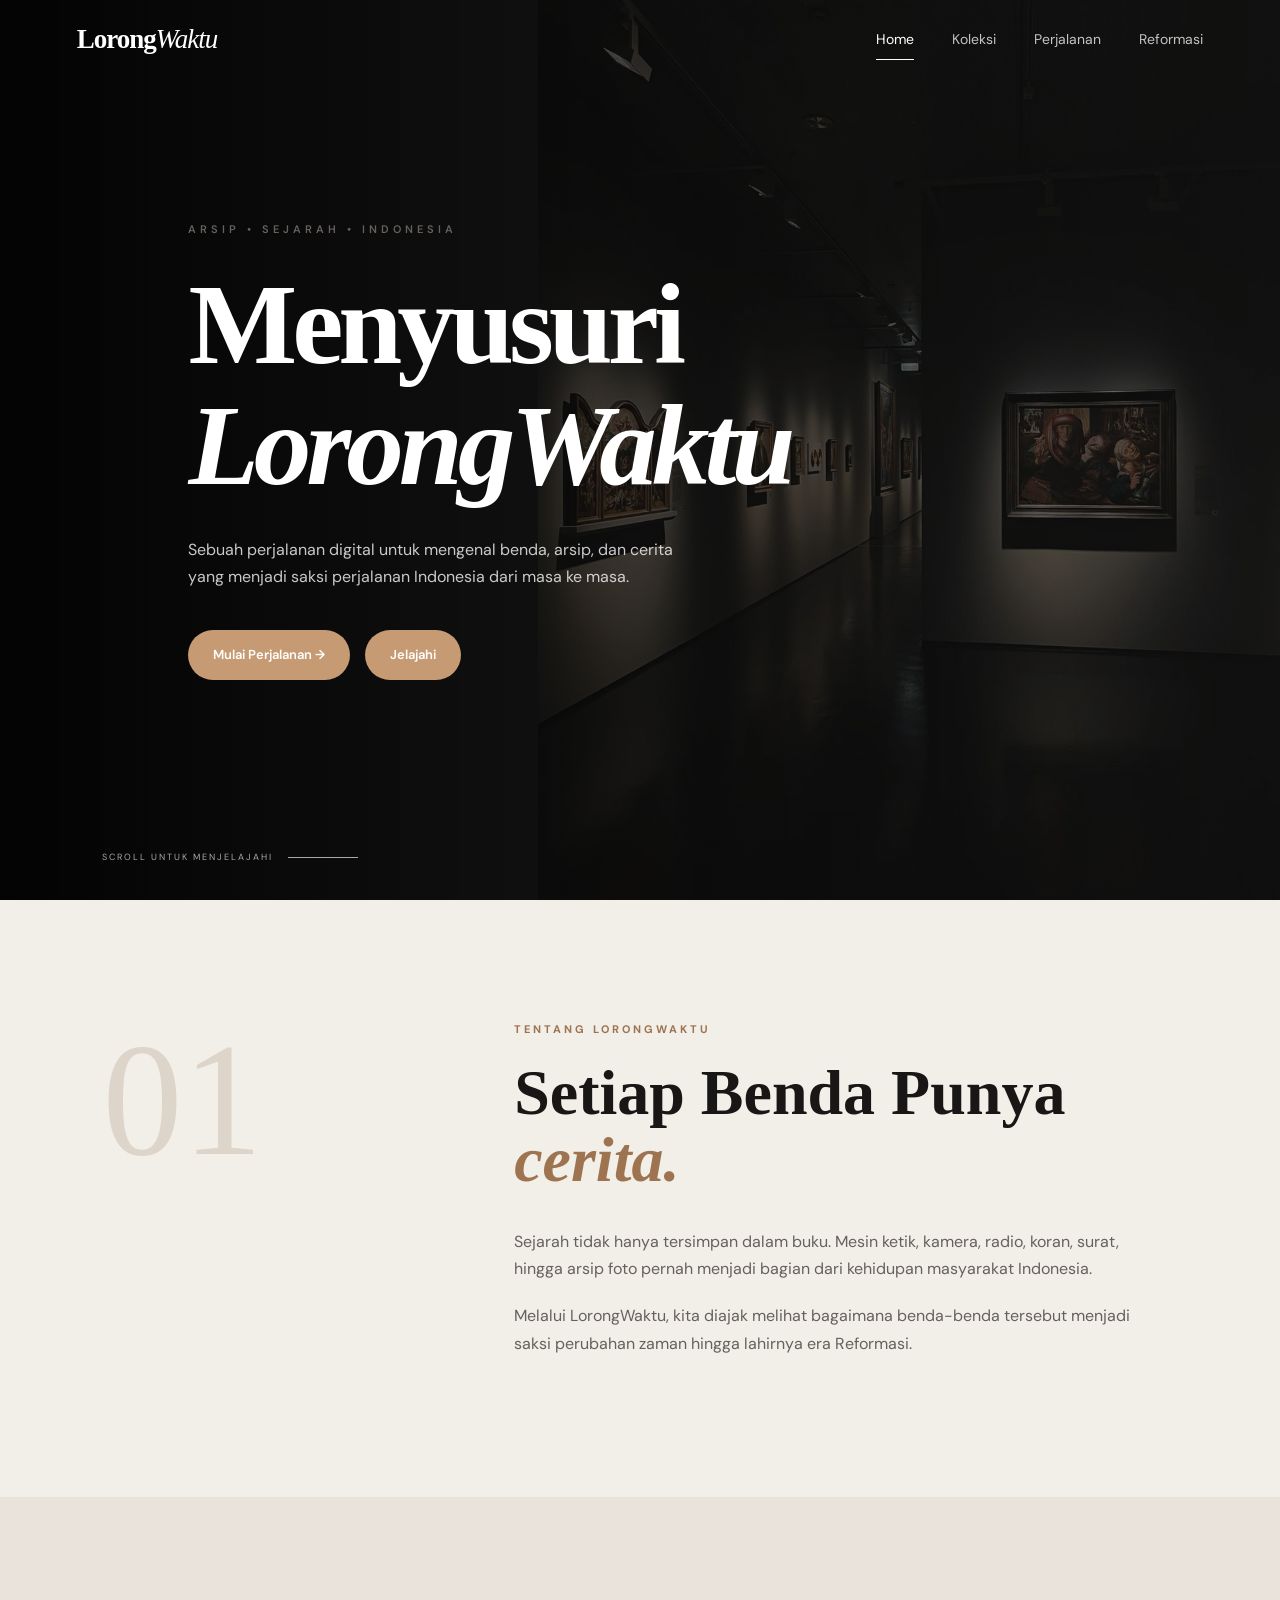
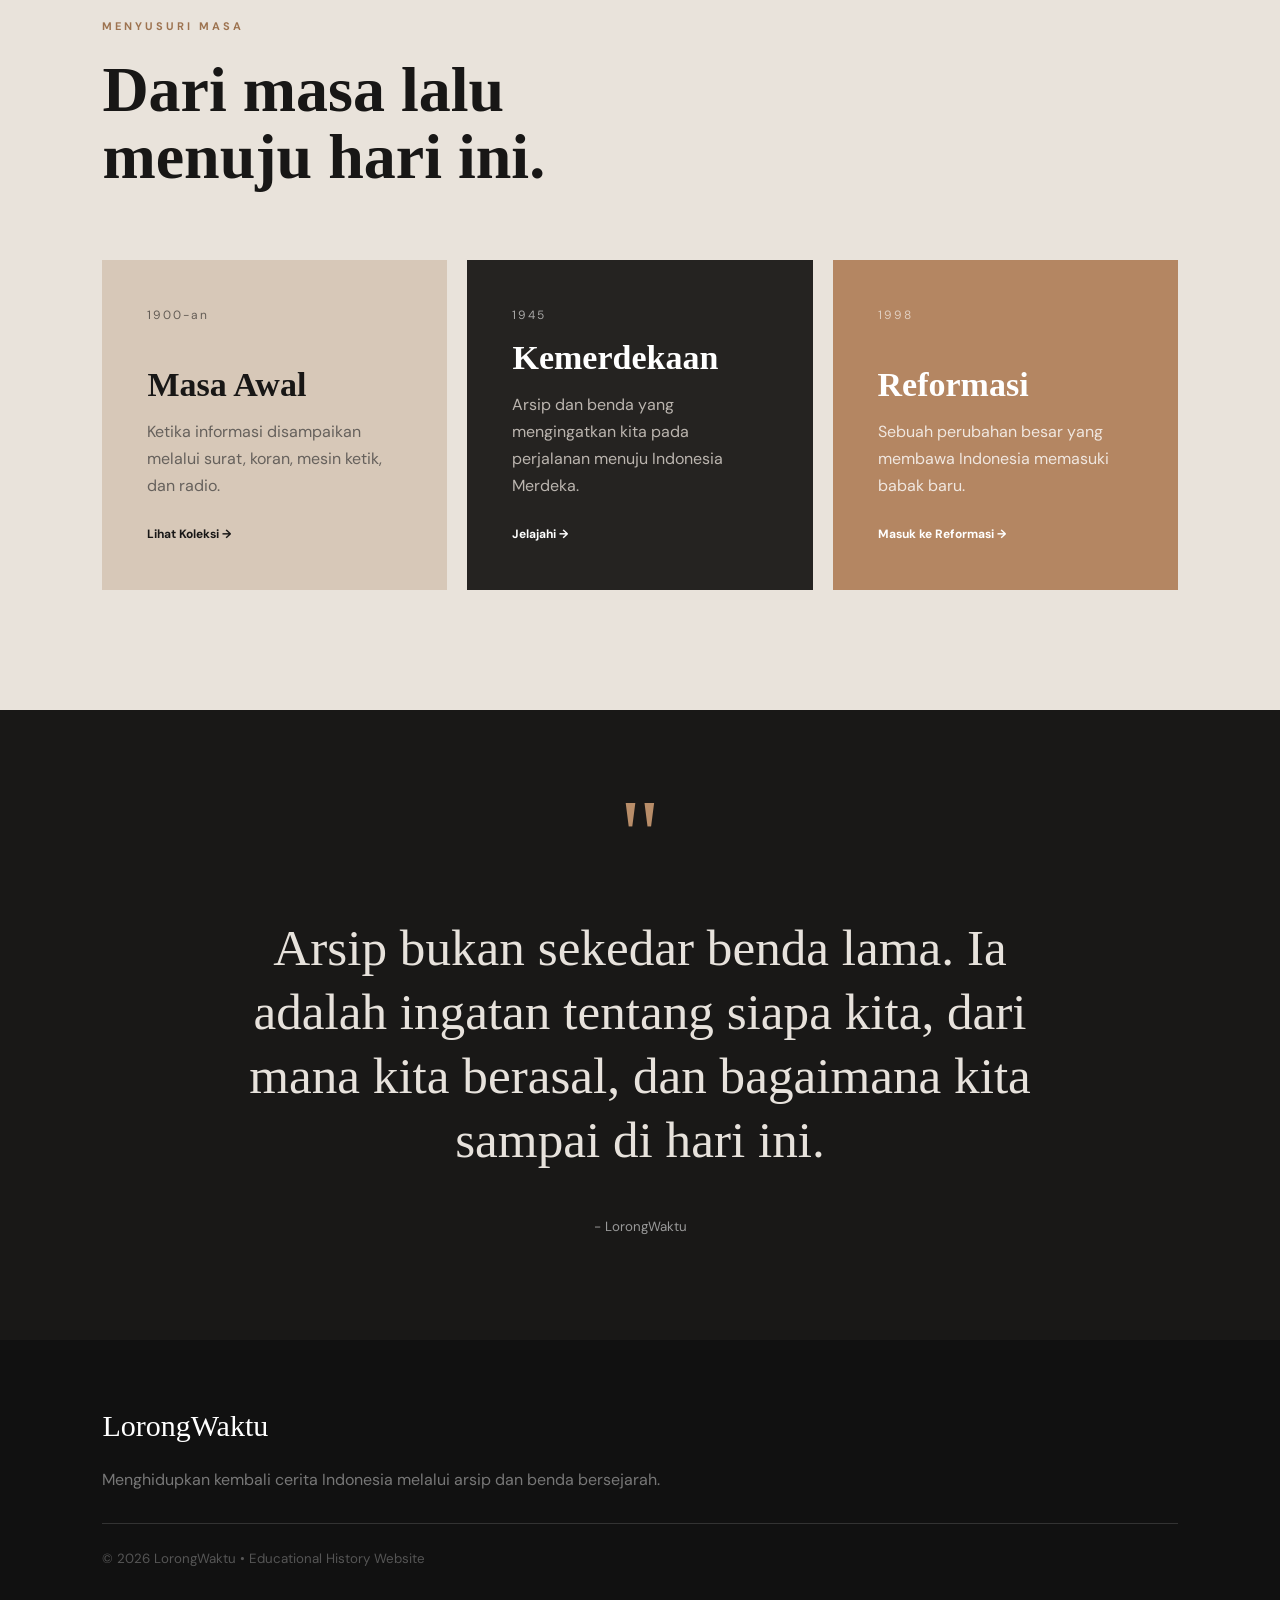
<file: index.html>
<!DOCTYPE html>
<html lang="id">
<head>
    <meta charset="UTF-8">
    <meta name="viewport" content="width=device-width, initial-scale=1.0">

    <title>LorongWaktu - Arsip Sejarah Indonesia</title>

    <link rel="stylesheet" href="style.css">

    <link rel="preconnect" href="https://fonts.googleapis.com">
    <link rel="preconnect" href="https://fonts.gstatic.com" crossorigin>

    <link href="https://fonts.googleapis.com/css2?family=DM+Sans:wght@400;500;600;700&family=Playfair=Display:wght@500;600;700;800&display=swap" rel="stylesheet">
</head>

<body>

<header class="navbar">

    <a href="index.html" class="logo">
        Lorong<span>Waktu</span>
    </a>

    <nav>
        <a href="index.html" class="active">Home</a>
        <a href="koleksi.html">Koleksi</a>
        <a href="perjalanan.html">Perjalanan</a>
        <a href="reformasi.html">Reformasi</a>
    </nav>

    <button class="menu-btn" id="menuBtn">☰</button>

</header>

<main>

    <!---HERO-->
    <section class="hero">

        <div class="hero-image">
            <img src="Image/lorongWaktu.jpg" alt="Lorong museum">
        </div>
        <div class="hero-overlay"></div>
        <div class="hero-content reveal">

        <p class="eyebrow">ARSIP • SEJARAH • INDONESIA</p>

        <h1>
            Menyusuri<br>
            <span>LorongWaktu</span>
        </h1>

        <p class="hero-description">
            Sebuah perjalanan digital untuk mengenal benda, 
            arsip, dan cerita yang menjadi saksi perjalanan 
            Indonesia dari masa ke masa.
        </p>

        <div class="hero-buttons">
            <a href="perjalanan.html" class="btn-primary">
                Mulai Perjalanan →
            </a>

            <a href="#tentang" class="btn-primary">
                Jelajahi
            </a>

        </div>

    </div>

    <div class="scroll-down">
        <span>SCROLL UNTUK MENJELAJAHI</span>
        <div class="scroll-line"></div>
    </div>

    </section>

    <!--INTRO-->

    <section class="intro section" id="tentang">

        <div class="intro-number">
            01
        </div>
        
        <div class="intro-content reveal">

            <p class="section-label">TENTANG LORONGWAKTU</p>

            <h2>
                Setiap Benda Punya
                <em>cerita.</em>
            </h2>

            <p>
                Sejarah tidak hanya tersimpan dalam buku.
                Mesin ketik, kamera, radio, koran, surat,
                hingga arsip foto pernah menjadi bagian dari
                kehidupan masyarakat Indonesia.
            </p>

            <p>
                Melalui LorongWaktu, kita diajak melihat
                bagaimana benda-benda tersebut menjadi saksi
                perubahan zaman hingga lahirnya era Reformasi.
            </p>

        </div>

    </section>

<!---FEATURE-->

    <section class="feature section">

        <div class="section-heading reveal">

            <p class="section-label">MENYUSURI MASA</p>

            <h2>
                Dari masa lalu<br>
                menuju hari ini.
            </h2>

        </div>

        <div class="era-grid">
            <article class="era-card reveal">

                <div class="era-year">
                    1900-an
                </div>

                <h3>
                    Masa Awal
                </h3>

                <p>
                    Ketika informasi disampaikan melalui
                    surat, koran, mesin ketik, dan radio.
                </p>

                <a href="koleksi.html">
                    Lihat Koleksi →
                </a>

            </article>

            <article class="era-card dark reveal">

                <div class="era-year">
                    1945
                </div>

                <h3>
                    Kemerdekaan
                </h3>

                <p>
                    Arsip dan benda yang mengingatkan kita
                    pada perjalanan menuju Indonesia Merdeka.
                </p>

                <a href="perjalanan.html">
                    Jelajahi →
                </a>

            </article>

            <article class="era-card accent reveal">

                <div class="era-year">
                    1998
                </div>

                <h3>
                    Reformasi
                </h3>

                <p>
                    Sebuah perubahan besar yang membawa
                    Indonesia memasuki babak baru.
                </p>

                <a href="reformasi.html">
                    Masuk ke Reformasi →
                </a>

            </article>

        </div>

    </section>

<!---QUOTE-->

    <section class="quote-section">

        <div class="quote reveal">
            <span class="quote-mark">"</span>

            <p>
                Arsip bukan sekedar benda lama.
                Ia adalah ingatan tentang siapa kita,
                dari mana kita berasal, dan bagaimana
                kita sampai di hari ini.
            </p>

            <small>
                - LorongWaktu
            </small>

        </div>

    </section>

    <!---FOOTER-->

    <footer>

        <div class="footer-logo">
            LorongWaktu
        </div>

        <p>
            Menghidupkan kembali cerita Indonesia
            melalui arsip dan benda bersejarah.
        </p>

        <div class="footer-line"></div>

        <small>
             © 2026 LorongWaktu • Educational History Website
        </small>

    </footer>

</main>

<script src="script.js"></script>

</body>
</html>
</file>
<file: style.css>
/* ================================
   RESET
================================ */

* {
    margin: 0;
    padding: 0;
    box-sizing: border-box;
}

html {
    scroll-behavior: smooth;
}

body {
    font-family: "DM Sans", sans-serif;
    background: #f2eee8;
    color: #181716;
    line-height: 1.7;
}

img {
    width: 100%;
    display: block;
}

a {
    text-decoration: none;
    color: inherit;
}

button {
    font-family: inherit;
}


/* ================================
   NAVBAR
================================ */

.navbar {
    position: fixed;
    top: 0;
    left: 0;

    width: 100%;
    height: 80px;

    display: flex;
    align-items: center;
    justify-content: space-between;

    padding: 0 6%;

    z-index: 1000;

    color: white;

    transition: 0.4s ease;
}

.navbar.scrolled {
    background: rgba(15, 14, 13, 0.94);
    backdrop-filter: blur(15px);
}

.logo {
    font-family: "Playfair Display", serif;

    font-size: 27px;
    font-weight: 700;

    letter-spacing: -1px;
}

.logo span {
    font-style: italic;
    font-weight: 500;
}

.navbar nav {
    display: flex;
    gap: 38px;
}

.navbar nav a {
    position: relative;

    font-size: 14px;
    color: rgba(255,255,255,0.75);

    transition: 0.3s;
}

.navbar nav a:hover,
.navbar nav a.active {
    color: white;
}

.navbar nav a.active::after {
    content: "";

    position: absolute;

    left: 0;
    bottom: -8px;

    width: 100%;
    height: 1px;

    background: white;
}

.menu-btn {
    display: none;

    background: transparent;
    border: none;

    color: white;
    font-size: 25px;

    cursor: pointer;
}


/* ================================
   GENERAL
================================ */

.section {
    padding: 120px 8%;
}

.section-label {
    font-size: 11px;
    letter-spacing: 3px;
    font-weight: 700;

    color: #9d7350;

    margin-bottom: 20px;
}

.eyebrow {
    font-size: 11px;
    letter-spacing: 4px;
    font-weight: 600;

    margin-bottom: 25px;
}

h1,
h2,
h3 {
    font-family: "Playfair Display", serif;
    line-height: 1.05;
}

h2 {
    font-size: clamp(40px, 5vw, 72px);
}

p {
    color: #66615c;
}


/* ================================
   HERO
================================ */

.hero-image {
    position: absolute;
    top: 0;
    right: 0;

    width: 58%;
    height: 100%;

    z-index: 0;
}

.hero-image img {
    width: 100%;
    height: 100%;
    object-fit: cover;
    opacity: 0.55;
}

.hero-image ::after {
    content: "";

    position: absolute;
    inset: 0;
    
    background: linear-gradient(
        90deg,
        #202020 0%,
        rgba(32, 32, 32, 0.7) 15%,
        rgba(32, 32, 32, 0,1) 60%,
        transparent 100%
    );
}

.hero {
    position: relative;

    min-height: 100vh;

    display: flex;
    align-items: center;

    background-image:
        url("img/hero-lorong.jpg");

    background-size: cover;
    background-position: center;

    padding: 80px 8%;

    background: #202020;
    color: white;
}

.hero-overlay {
    position: absolute;
    inset: 0;

    background:
        linear-gradient(
            90deg,
            rgba(0,0,0,0.9),
            rgba(0,0,0,0.45),
            rgba(0,0,0,0.25)
        );
}

.hero-content {
    position: relative;

    width: min(700px, 90%);

    margin-left: 8%;
}

.hero h1 {
    font-size: clamp(65px, 9vw, 125px);
    letter-spacing: -5px;
}

.hero h1 span {
    font-style: italic;
}

.hero-description {
    max-width: 500px;

    margin-top: 30px;

    color: rgba(255,255,255,0.78);
}

.hero-buttons {
    display: flex;
    gap: 15px;

    margin-top: 40px;
}

.btn-primary,
.btn-outline {
    display: inline-flex;

    padding: 14px 25px;

    border-radius: 40px;

    font-size: 13px;
    font-weight: 600;

    transition: 0.3s;
}

.btn-primary {
    background: #c69b73;
    color: white;
}

.btn-primary:hover {
    transform: translateY(-4px);
    background: #a87c57;
}

.btn-outline {
    border: 1px solid rgba(255,255,255,0.5);
    color: white;
}

.btn-outline:hover {
    background: white;
    color: #222;
}

.scroll-down {
    position: absolute;

    bottom: 35px;
    left: 8%;

    display: flex;
    align-items: center;
    gap: 15px;

    font-size: 9px;
    letter-spacing: 2px;

    opacity: 0.65;
}

.scroll-line {
    width: 70px;
    height: 1px;

    background: white;
}


/* ================================
   INTRO
================================ */

.intro {
    display: grid;

    grid-template-columns: 1fr 2fr;

    gap: 80px;

    background: #f2eee8;
}

.intro-number {
    font-family: "Playfair Display", serif;

    font-size: 160px;

    color: #ddd4ca;

    line-height: 1;
}

.intro-content {
    max-width: 700px;
}

.intro-content h2 {
    margin-bottom: 35px;
}

.intro-content h2 em {
    color: #9d7350;
}

.intro-content p {
    margin-bottom: 20px;
    max-width: 650px;
}


/* ================================
   FEATURE
================================ */

.feature {
    background: #e9e3db;
}

.section-heading {
    max-width: 700px;
    margin-bottom: 70px;
}

.era-grid {
    display: grid;

    grid-template-columns:
        repeat(3, 1fr);

    gap: 20px;
}

.era-card {
    padding: 45px;

    min-height: 330px;

    background: #d7c8b8;

    display: flex;
    flex-direction: column;

    justify-content: flex-end;

    transition: 0.4s;
}

.era-card:hover {
    transform: translateY(-10px);
}

.era-card.dark {
    background: #252321;
    color: white;
}

.era-card.dark p {
    color: #bbb5af;
}

.era-card.accent {
    background: #b48662;
    color: white;
}

.era-card.accent p {
    color: rgba(255,255,255,0.8);
}

.era-year {
    margin-bottom: auto;

    font-size: 12px;
    letter-spacing: 2px;

    opacity: 0.6;
}

.era-card h3 {
    font-size: 34px;
    margin-bottom: 15px;
}

.era-card p {
    margin-bottom: 25px;
}

.era-card a {
    font-size: 12px;
    font-weight: 700;
}


/* ================================
   QUOTE
================================ */

.quote-section {
    min-height: 70vh;

    display: flex;
    align-items: center;
    justify-content: center;

    background: #191817;

    color: white;

    padding: 100px 8%;
}

.quote {
    max-width: 850px;
    text-align: center;
}

.quote-mark {
    font-family: "Playfair Display", serif;

    font-size: 100px;

    color: #b88d69;

    line-height: 0.5;
}

.quote p {
    color: #e7e2dc;

    font-family: "Playfair Display", serif;

    font-size: clamp(30px, 4vw, 55px);

    line-height: 1.25;

    margin: 40px 0;
}

.quote small {
    color: #999;
}


/* ================================
   PAGE HERO
================================ */

.page-hero {
    min-height: 70vh;

    display: flex;
    align-items: center;

    padding: 140px 8%;

    color: white;

    background:
        linear-gradient(
            90deg,
            #171514,
            #44372d
        );
}

.page-hero-content {
    max-width: 800px;
}

.page-hero h1,
.timeline-hero h1 {
    font-size: clamp(65px, 9vw, 120px);
}

.page-hero h1 span,
.timeline-hero h1 span {
    font-style: italic;
    color: #c9a17e;
}

.page-hero p,
.timeline-hero p {
    max-width: 550px;

    color: #bdb7b0;

    margin-top: 30px;
}


/* ================================
   COLLECTION
================================ */

.collection {
    background: #f2eee8;
}

.collection-grid {
    display: grid;

    grid-template-columns:
        repeat(2, 1fr);

    gap: 70px 25px;
}

.museum-card {
    background: white;

    overflow: hidden;

    transition: 0.4s;
}

.museum-card:hover {
    transform: translateY(-8px);
    box-shadow: 0 25px 60px rgba(0,0,0,0.1);
}

.card-image {
    height: 430px;

    position: relative;

    overflow: hidden;

    background: #ddd;
}

.card-image img {
    width: 100%;
    height: 100%;

    object-fit: cover;

    transition: 0.7s;
}

.museum-card:hover .card-image img {
    transform: scale(1.05);
}

.card-year {
    position: absolute;

    top: 20px;
    right: 20px;

    background: rgba(0,0,0,0.7);

    color: white;

    padding: 8px 13px;

    font-size: 11px;
}

.card-content {
    padding: 35px;
}

.card-category {
    color: #a17a59;

    font-size: 10px;
    letter-spacing: 2px;
    font-weight: 700;

    margin-bottom: 12px;
}

.card-content h3 {
    font-size: 32px;

    margin-bottom: 15px;
}

.card-content p {
    margin-bottom: 20px;
}

.detail-btn {
    background: none;
    border: none;

    color: #9b704f;

    font-weight: 700;

    cursor: pointer;

    padding: 0;
}


/* ================================
   TIMELINE
================================ */

.timeline-hero {
    min-height: 75vh;

    display: flex;
    align-items: center;

    padding: 140px 8%;

    color: white;

    background:
        radial-gradient(
            circle at 70% 40%,
            #544536,
            #171514 60%
        );
}

.timeline-section {
    background: #eee8e0;
}

.timeline {
    position: relative;

    max-width: 1100px;

    margin: auto;
}

.timeline::before {
    content: "";

    position: absolute;

    top: 0;
    bottom: 0;

    left: 180px;

    width: 1px;

    background: #c8bdb0;
}

.timeline-item {
    display: grid;

    grid-template-columns: 140px 1fr;

    gap: 80px;

    position: relative;

    padding-bottom: 130px;
}

.timeline-dot {
    position: absolute;

    left: 174px;

    top: 8px;

    width: 13px;
    height: 13px;

    border-radius: 50%;

    background: #a97c58;

    border: 4px solid #eee8e0;

    box-sizing: content-box;
}

.timeline-year {
    font-family: "Playfair Display", serif;

    font-size: 30px;

    text-align: right;

    color: #a37b59;
}

.timeline-content {
    padding-left: 50px;
}

.timeline-content > span {
    font-size: 10px;

    letter-spacing: 3px;

    color: #a37b59;

    font-weight: 700;
}

.timeline-content h3 {
    font-size: 43px;

    margin: 12px 0 18px;
}

.timeline-content p {
    max-width: 650px;
}

.timeline-image {
    margin-top: 30px;

    max-width: 650px;
    height: 320px;

    overflow: hidden;
}

.timeline-image img {
    height: 100%;
    object-fit: cover;
}

.timeline-placeholder {
    margin-top: 30px;

    max-width: 650px;
    height: 250px;

    display: flex;
    flex-direction: column;

    justify-content: center;

    padding: 40px;

    background: #2b2927;

    color: white;
}

.timeline-placeholder span {
    color: #b58a67;

    letter-spacing: 3px;
    font-size: 11px;
}

.timeline-placeholder p {
    color: #bbb;

    margin-top: 10px;
}

.timeline-button {
    margin-top: 30px;
}

.future-box {
    display: flex;

    gap: 20px;

    margin-top: 30px;
}

.future-box div {
    padding: 30px;

    background: #d8cdc1;

    min-width: 180px;
}

.future-box strong {
    display: block;

    font-family: "Playfair Display", serif;

    font-size: 40px;
}

.future-box span {
    color: #756b63;
}


/* ================================
   REFORMASI
================================ */

.reformasi-page {
    background: #171615;
    color: white;
}

.dark-nav {
    background: rgba(0,0,0,0.15);
}

.reformasi-hero {
    position: relative;

    min-height: 100vh;

    display: flex;
    align-items: center;

    background:
        url("https://commons.wikimedia.org/wiki/Special:FilePath/Protes_1998_DPR-MPR.jpg");

    background-size: cover;
    background-position: center;
}

.reformasi-overlay {
    position: absolute;
    inset: 0;

    background:
        linear-gradient(
            90deg,
            rgba(0,0,0,0.9),
            rgba(0,0,0,0.6),
            rgba(0,0,0,0.4)
        );
}

.reformasi-hero-content {
    position: relative;

    margin-left: 8%;

    max-width: 800px;
}

.reformasi-hero h1 {
    font-size: clamp(65px, 9vw, 120px);

    letter-spacing: -4px;
}

.reformasi-hero h1 span {
    color: #c39a74;

    font-style: italic;
}

.reformasi-hero p {
    color: #bbb;

    margin-top: 25px;
}

.reformasi-intro {
    background: #1d1b19;
}

.reformasi-intro-grid {
    display: grid;

    grid-template-columns: 1fr 2fr;

    gap: 100px;

    max-width: 1100px;

    margin: auto;
}

.reformasi-number {
    font-family: "Playfair Display", serif;

    font-size: 130px;

    color: #40372f;
}

.reformasi-intro h2 {
    margin-bottom: 35px;
}

.reformasi-intro p {
    color: #a9a29b;

    max-width: 700px;

    margin-bottom: 20px;
}


/* GALLERY */

.reformasi-gallery {
    background: #171615;
}

.reformasi-gallery .section-label {
    color: #b18a67;
}

.reformasi-gallery h2 {
    color: white;
}

.reformasi-grid {
    display: grid;

    grid-template-columns:
        1.5fr 1fr;

    gap: 25px;
}

.archive-photo {
    margin: 0;
}

.archive-photo.large {
    grid-row: span 2;
}

.archive-photo img {
    height: 360px;

    object-fit: cover;

    filter: grayscale(20%);

    transition: 0.5s;
}

.archive-photo.large img {
    height: 745px;
}

.archive-photo:hover img {
    filter: grayscale(0%);
    transform: scale(1.02);
}

.archive-photo figcaption {
    font-size: 12px;

    color: #8d8781;

    margin-top: 12px;
}


/* FACTS */

.reformasi-facts {
    background: #201e1b;
}

.reformasi-facts h2 {
    color: white;
}

.facts {
    display: grid;

    grid-template-columns:
        repeat(4, 1fr);

    gap: 1px;

    background: #45403b;
}

.fact {
    background: #201e1b;

    padding: 40px;

    min-height: 280px;
}

.fact > span {
    color: #a77b57;

    font-size: 12px;
}

.fact h3 {
    font-size: 30px;

    margin: 25px 0 15px;
}

.fact p {
    color: #8e8882;

    font-size: 14px;
}


/* ENDING */

.ending {
    min-height: 80vh;

    display: flex;
    align-items: center;
    justify-content: center;

    text-align: center;

    background:
        radial-gradient(
            circle,
            #46382e,
            #141312 65%
        );
}

.ending-content {
    max-width: 750px;
}

.ending h2 {
    font-size: clamp(50px, 7vw, 90px);

    margin-bottom: 30px;
}

.ending p {
    color: #a7a19b;

    max-width: 500px;

    margin: auto auto 35px;
}


/* ================================
   MODAL
================================ */

.modal {
    position: fixed;

    inset: 0;

    background: rgba(0,0,0,0.75);

    backdrop-filter: blur(10px);

    display: none;

    align-items: center;
    justify-content: center;

    padding: 20px;

    z-index: 3000;
}

.modal.show {
    display: flex;
}

.modal-box {
    position: relative;

    max-width: 650px;

    background: #f2eee8;

    padding: 55px;

    color: #222;
}

.modal-box h2 {
    font-size: 45px;

    margin-bottom: 25px;
}

.modal-box p:last-child {
    color: #666;
}

.close-modal {
    position: absolute;

    top: 15px;
    right: 20px;

    background: none;
    border: none;

    font-size: 30px;

    cursor: pointer;
}


/* ================================
   FOOTER
================================ */

footer {
    padding: 60px 8%;

    background: #111;

    color: white;
}

.footer-logo {
    font-family: "Playfair Display", serif;

    font-size: 30px;
}

footer p {
    color: #777;

    margin: 15px 0 30px;
}

.footer-line {
    width: 100%;
    height: 1px;

    background: #333;

    margin-bottom: 20px;
}

footer small {
    color: #555;
}


/* ================================
   REVEAL ANIMATION
================================ */

.reveal {
    opacity: 0;

    transform: translateY(40px);

    transition:
        opacity 0.8s ease,
        transform 0.8s ease;
}

.reveal.active {
    opacity: 1;

    transform: translateY(0);
}


/* ================================
   RESPONSIVE
================================ */

@media (max-width: 850px) {

    .navbar {
        padding: 0 5%;
    }

    .navbar nav {
        position: absolute;

        top: 80px;
        left: 0;

        width: 100%;

        background: #171514;

        display: none;

        flex-direction: column;

        padding: 25px;
    }

    .navbar nav.show {
        display: flex;
    }

    .menu-btn {
        display: block;
    }

    .hero-content,
    .reformasi-hero-content {
        margin-left: 5%;
    }

    .section {
        padding: 80px 5%;
    }

    .intro {
        grid-template-columns: 1fr;

        gap: 20px;
    }

    .intro-number {
        font-size: 80px;
    }

    .era-grid,
    .collection-grid {
        grid-template-columns: 1fr;
    }

    .card-image {
        height: 350px;
    }

    .timeline::before {
        left: 15px;
    }

    .timeline-item {
        grid-template-columns: 1fr;

        gap: 20px;

        padding-left: 40px;
    }

    .timeline-dot {
        left: 9px;
    }

    .timeline-year {
        text-align: left;
        font-size: 22px;
    }

    .timeline-content {
        padding-left: 0;
    }

    .timeline-content h3 {
        font-size: 35px;
    }

    .reformasi-intro-grid {
        grid-template-columns: 1fr;

        gap: 20px;
    }

    .reformasi-number {
        font-size: 80px;
    }

    .reformasi-grid {
        grid-template-columns: 1fr;
    }

    .archive-photo.large {
        grid-row: auto;
    }

    .archive-photo img,
    .archive-photo.large img {
        height: 350px;
    }

    .facts {
        grid-template-columns: 1fr 1fr;
    }

}

@media (max-width: 500px) {

    .hero h1,
    .page-hero h1,
    .timeline-hero h1,
    .reformasi-hero h1 {
        font-size: 58px;
        letter-spacing: -2px;
    }

    .hero-buttons {
        flex-direction: column;
        align-items: flex-start;
    }

    .facts {
        grid-template-columns: 1fr;
    }

    .future-box {
        flex-direction: column;
    }

}
</file>
